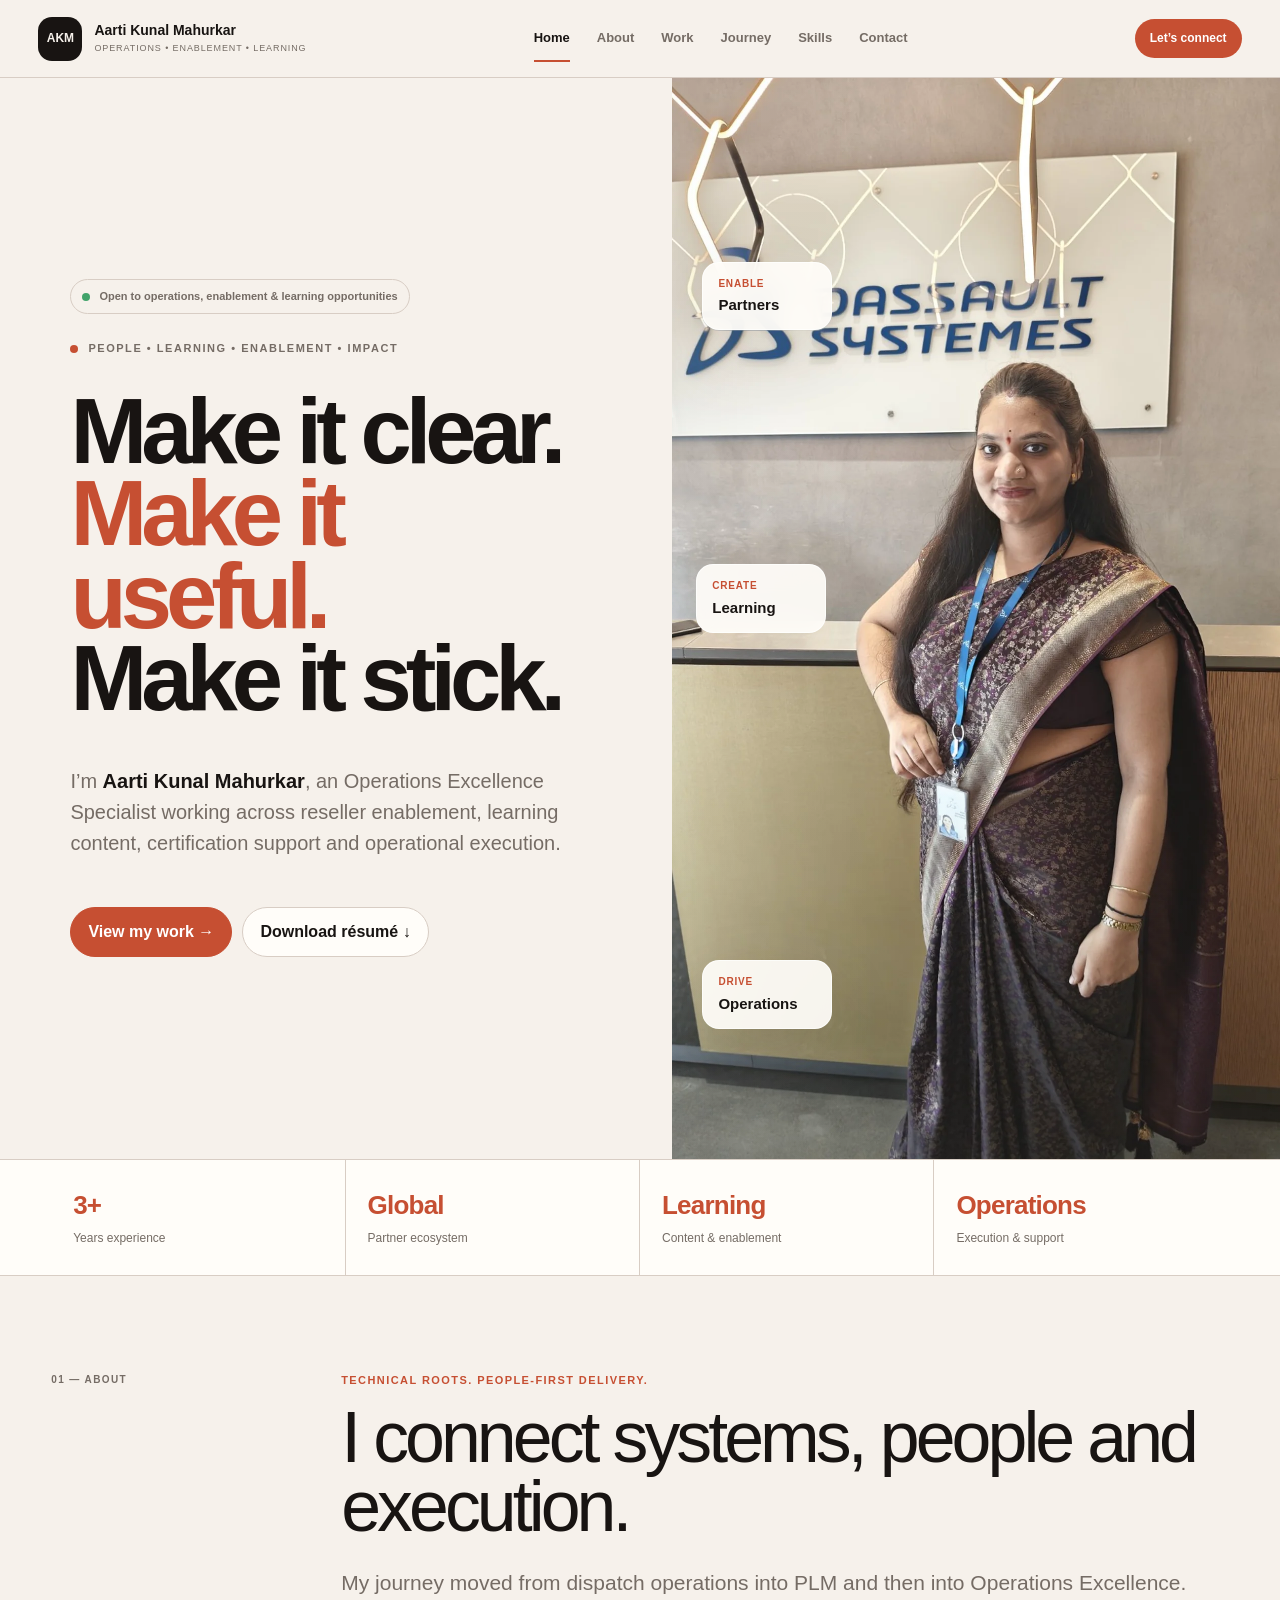
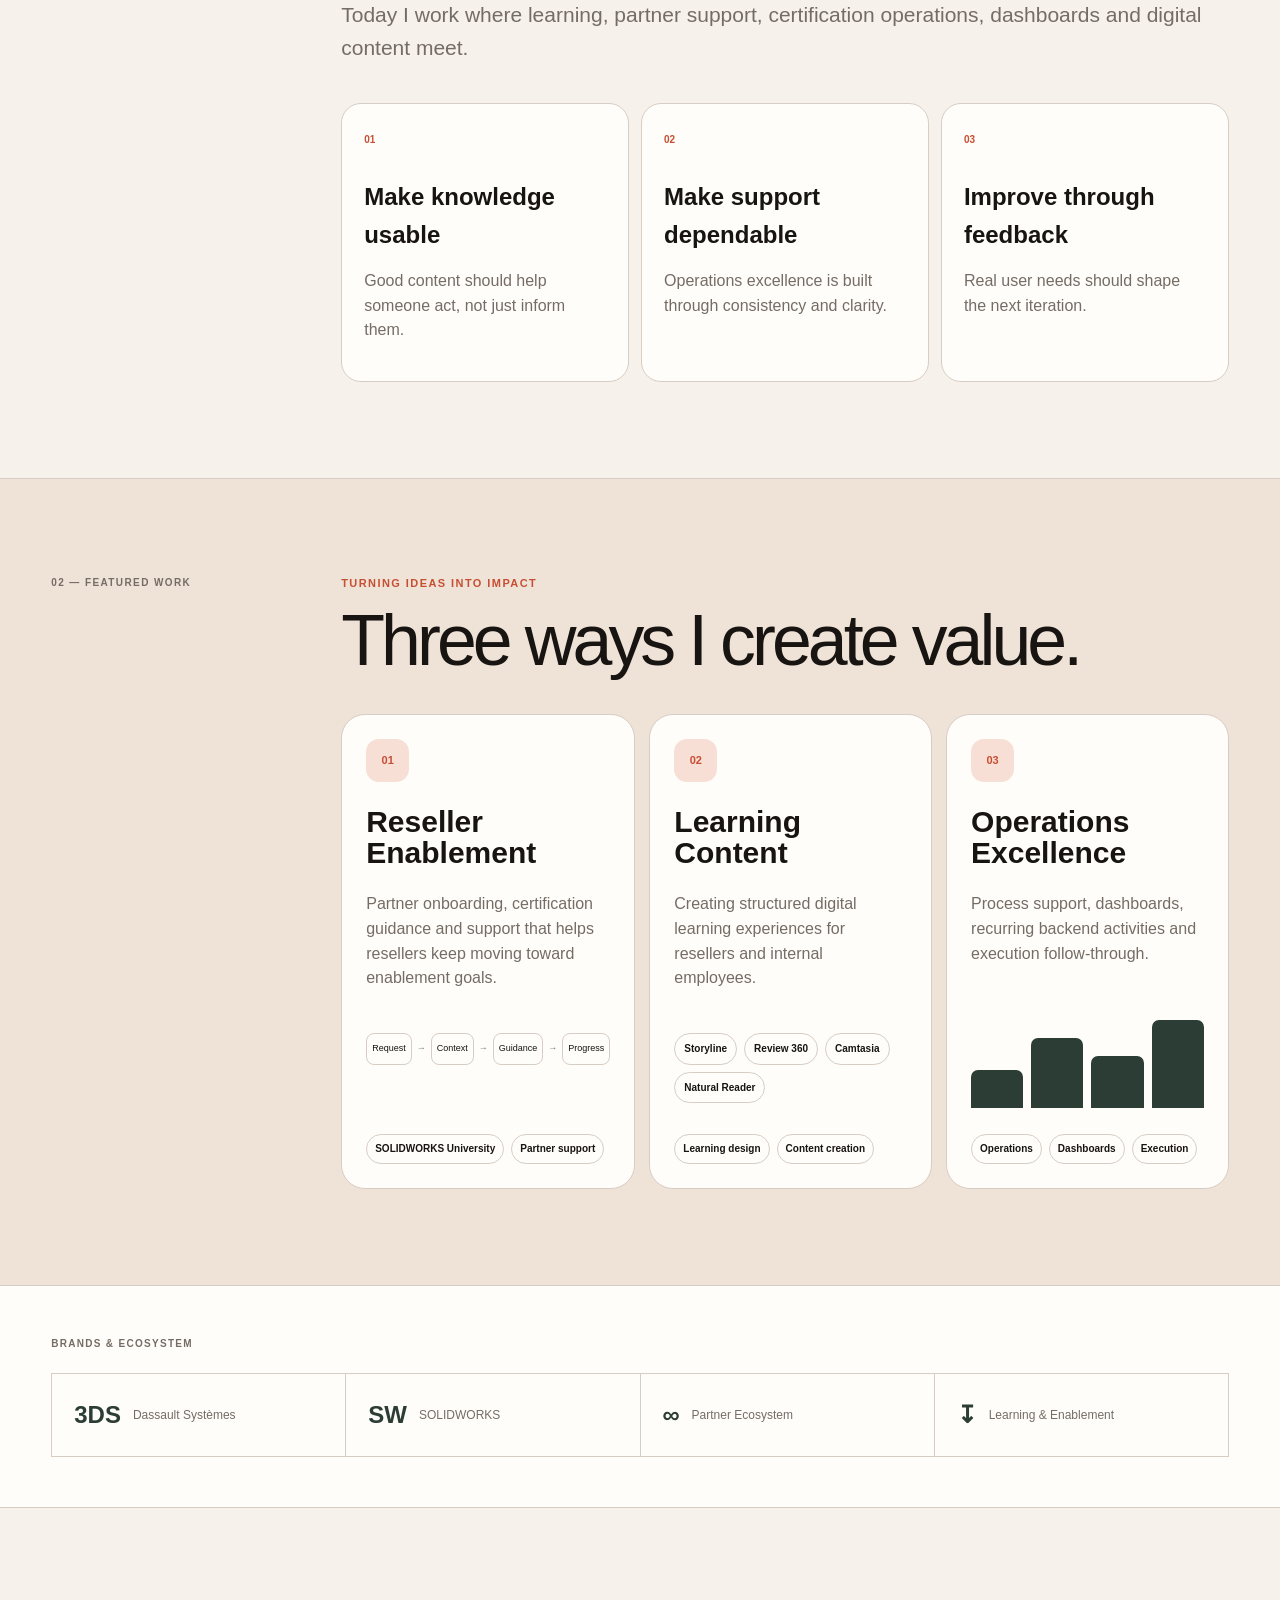
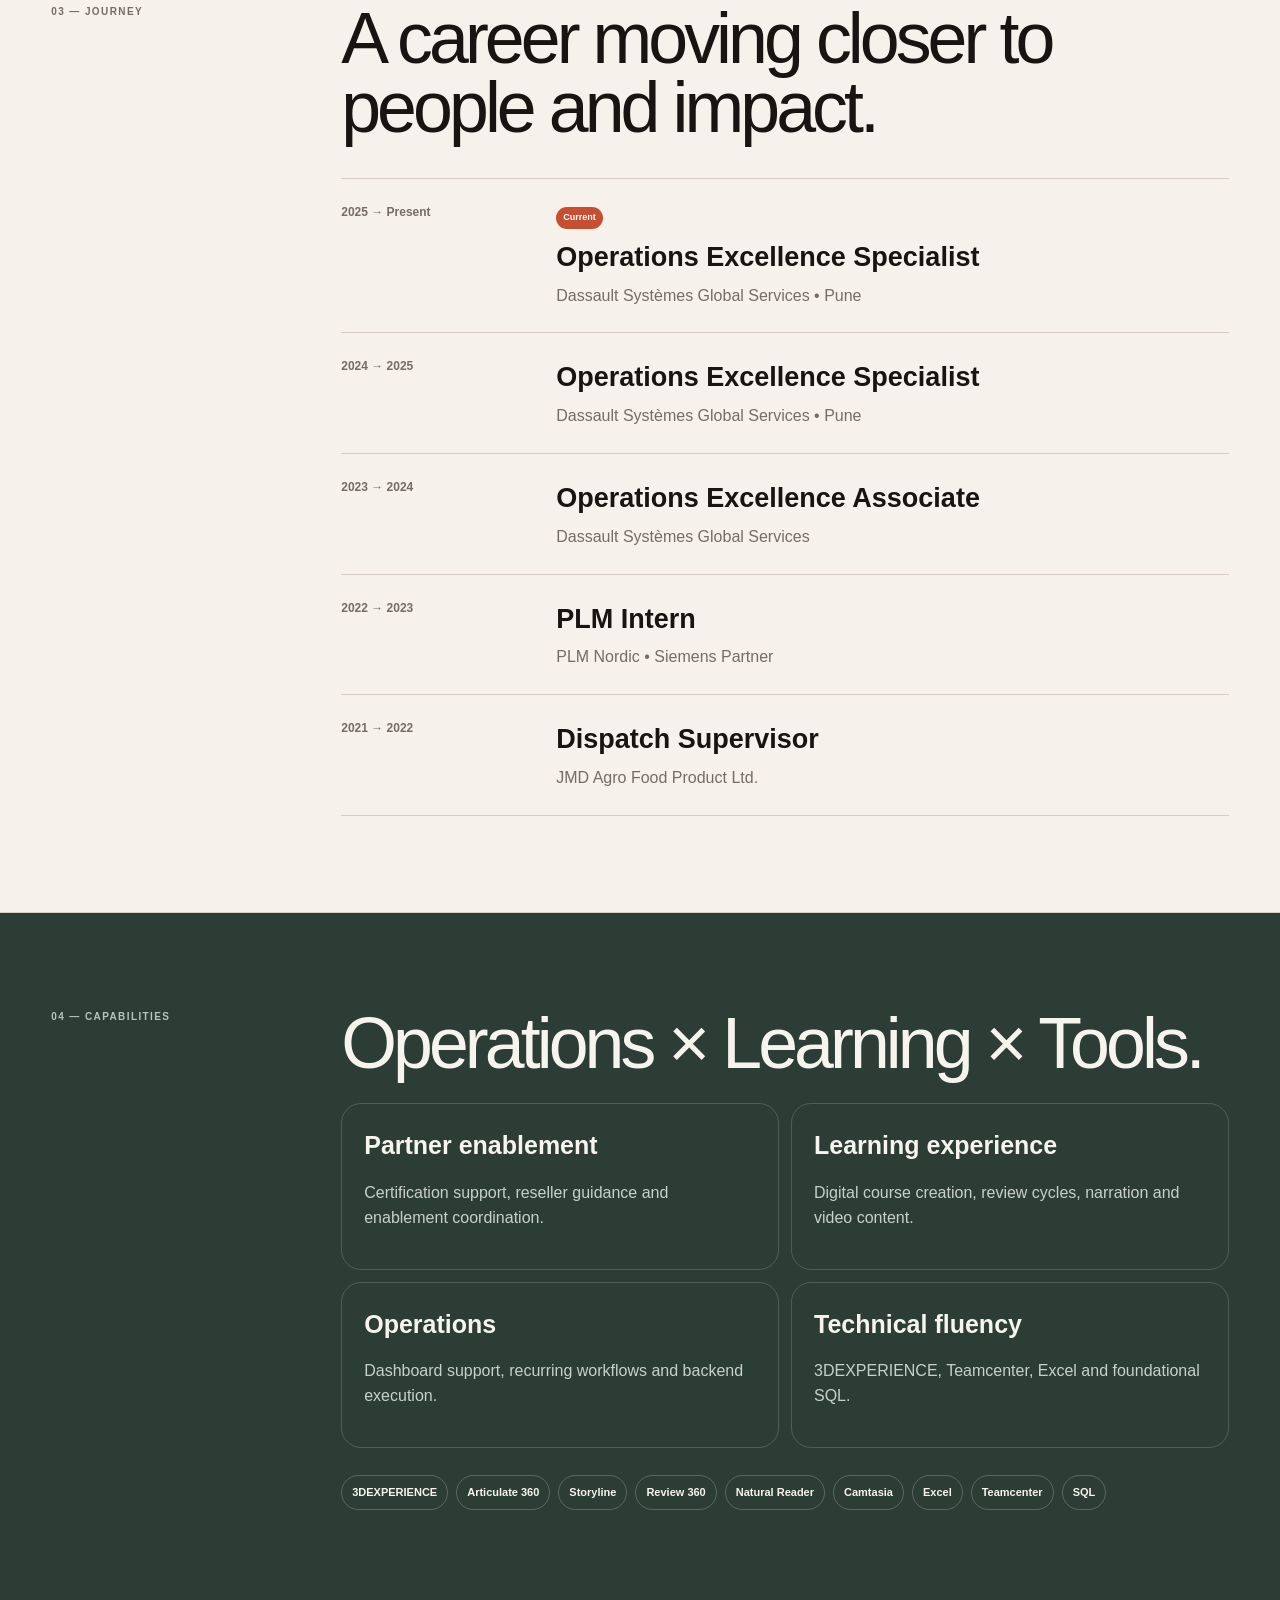
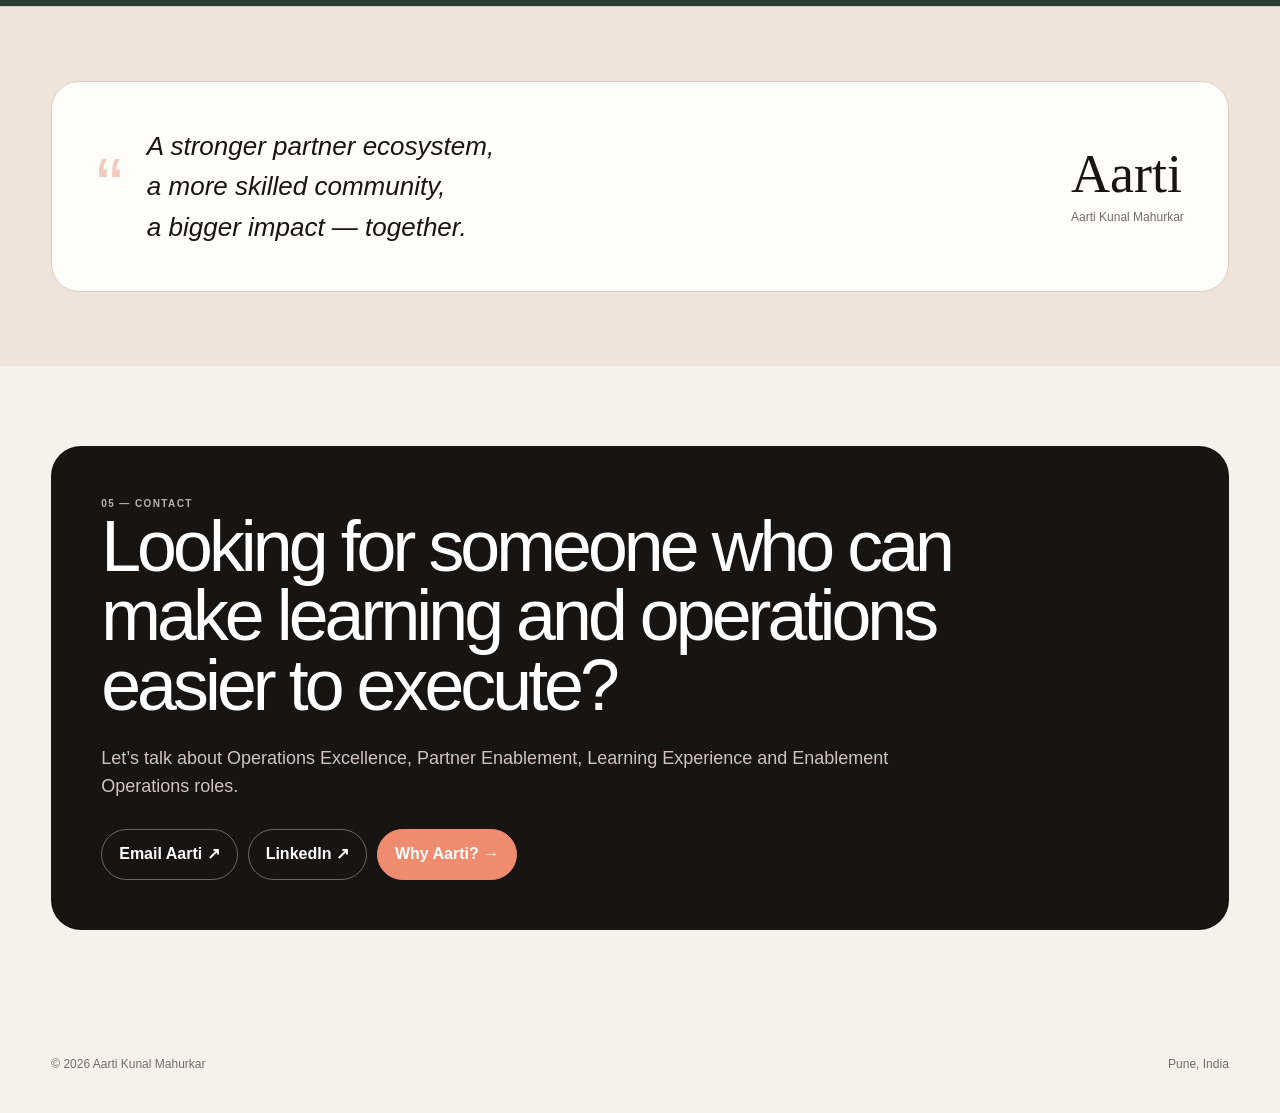
<file: index.html>
<!doctype html>
<html lang="en">
<head>
<meta charset="utf-8">
<meta name="viewport" content="width=device-width,initial-scale=1,viewport-fit=cover">
<meta name="theme-color" content="#f6f1eb">
<meta name="description" content="Aarti Kunal Mahurkar — Operations Excellence, Partner Enablement and Learning Experience.">
<meta name="author" content="Aarti Kunal Mahurkar">
<meta name="robots" content="index,follow">
<meta property="og:type" content="website">
<meta property="og:title" content="Aarti Kunal Mahurkar — Operations Excellence">
<meta property="og:description" content="Make it clear. Make it useful. Make it stick.">
<meta property="og:image" content="https://aartikunalmahurkar.github.io/og-card.png">
<meta property="og:url" content="https://aartikunalmahurkar.github.io/">
<meta name="twitter:card" content="summary_large_image">
<link rel="canonical" href="https://aartikunalmahurkar.github.io/">
<link rel="icon" href="favicon.svg" type="image/svg+xml">
<link rel="preload" as="image" href="aarti-office.webp" type="image/webp">
<title>Aarti Kunal Mahurkar | Operations Excellence</title>
<link rel="stylesheet" href="style.css?v=25">
</head>
<body>
<div id="scrollProgress" class="scroll-progress"></div>

<header class="site-header">
  <a class="brand" href="#top" aria-label="Aarti home">
    <span class="brand-mark">AKM</span>
    <span class="brand-copy"><b>Aarti Kunal Mahurkar</b><small>Operations • Enablement • Learning</small></span>
  </a>

  <nav class="desktop-nav" aria-label="Primary">
    <a href="#top">Home</a>
    <a href="#about">About</a>
    <a href="#work">Work</a>
    <a href="#journey">Journey</a>
    <a href="#skills">Skills</a>
    <a href="#contact">Contact</a>
  </nav>

  <div class="header-actions">
    <a class="header-cta" href="#contact">Let’s connect</a>
    <button id="menuButton" class="menu-button" type="button" aria-expanded="false" aria-controls="mobileDrawer" aria-label="Open navigation">
      <span>Menu</span>
      <i></i><i></i><i></i>
    </button>
  </div>
</header>

<div id="drawerBackdrop" class="drawer-backdrop" aria-hidden="true"></div>
<aside id="mobileDrawer" class="mobile-drawer" aria-hidden="true" aria-label="Mobile navigation">
  <div class="drawer-top">
    <div class="drawer-brand">
      <span class="drawer-mark">AKM</span>
      <div><strong>Aarti Kunal Mahurkar</strong><small>Operations • Enablement • Learning</small></div>
    </div>
    <button id="drawerClose" class="drawer-close" type="button" aria-label="Close navigation">×</button>
  </div>

  <nav class="drawer-links">
    <a href="#top"><span>01</span>Home</a>
    <a href="#about"><span>02</span>About</a>
    <a href="#work"><span>03</span>Work</a>
    <a href="#journey"><span>04</span>Journey</a>
    <a href="#skills"><span>05</span>Skills</a>
    <a href="#contact"><span>06</span>Contact</a>
  </nav>

  <div class="drawer-actions">
    <a href="Aarti_Gaikwad_cv.pdf" target="_blank" rel="noopener">Download résumé ↗</a>
    <a href="why-aarti.html">Why Aarti? →</a>
    <a href="https://www.linkedin.com/in/aartigaikwad110/" target="_blank" rel="noopener">LinkedIn ↗</a>
  </div>

  <blockquote>“People enable progress. That’s what I love to do.”<span>— Aarti Kunal Mahurkar</span></blockquote>
</aside>

<main id="top">
<section class="hero">
  <div class="hero-copy">
    <div class="status"><span></span> Open to operations, enablement & learning opportunities</div>
    <div class="eyebrow"><span></span> PEOPLE • LEARNING • ENABLEMENT • IMPACT</div>
    <h1>Make it clear.<br><em>Make it useful.</em><br>Make it stick.</h1>
    <p class="hero-lead">I’m <strong>Aarti Kunal Mahurkar</strong>, an Operations Excellence Specialist working across reseller enablement, learning content, certification support and operational execution.</p>
    <div class="hero-actions">
      <a class="btn primary" href="#work">View my work →</a>
      <a class="btn" href="Aarti_Gaikwad_cv.pdf" target="_blank" rel="noopener">Download résumé ↓</a>
    </div>
  </div>

  <div class="hero-visual">
    <picture>
      <source media="(max-width:700px)" srcset="aarti-office.webp">
      <img src="aarti-office.webp" alt="Aarti Kunal Mahurkar at Dassault Systèmes office" width="1200" height="2133" fetchpriority="high" decoding="async">
    </picture>
    <div class="hero-gradient"></div>
    <div class="float-card fc1"><span>Enable</span><b>Partners</b></div>
    <div class="float-card fc2"><span>Create</span><b>Learning</b></div>
    <div class="float-card fc3"><span>Drive</span><b>Operations</b></div>
  </div>
</section>

<section class="metrics-strip">
  <div><b data-count="3">3+</b><span>Years experience</span></div>
  <div><b>Global</b><span>Partner ecosystem</span></div>
  <div><b>Learning</b><span>Content & enablement</span></div>
  <div><b>Operations</b><span>Execution & support</span></div>
</section>

<section id="about" class="section">
  <div class="section-shell split">
    <div class="section-label">01 — About</div>
    <div>
      <div class="kicker">Technical roots. People-first delivery.</div>
      <h2>I connect systems, people and execution.</h2>
      <p class="lede">My journey moved from dispatch operations into PLM and then into Operations Excellence. Today I work where learning, partner support, certification operations, dashboards and digital content meet.</p>
      <div class="principle-grid">
        <article><span>01</span><h3>Make knowledge usable</h3><p>Good content should help someone act, not just inform them.</p></article>
        <article><span>02</span><h3>Make support dependable</h3><p>Operations excellence is built through consistency and clarity.</p></article>
        <article><span>03</span><h3>Improve through feedback</h3><p>Real user needs should shape the next iteration.</p></article>
      </div>
    </div>
  </div>
</section>

<section id="work" class="section warm">
  <div class="section-shell split">
    <div class="section-label">02 — Featured work</div>
    <div>
      <div class="kicker">Turning ideas into impact</div>
      <h2>Three ways I create value.</h2>
      <div class="work-grid">
        <article class="work-card">
          <div class="work-icon">01</div>
          <h3>Reseller Enablement</h3>
          <p>Partner onboarding, certification guidance and support that helps resellers keep moving toward enablement goals.</p>
          <div class="work-flow"><span>Request</span><i>→</i><span>Context</span><i>→</i><span>Guidance</span><i>→</i><span>Progress</span></div>
          <div class="tags"><span>SOLIDWORKS University</span><span>Partner support</span></div>
        </article>

        <article class="work-card">
          <div class="work-icon">02</div>
          <h3>Learning Content</h3>
          <p>Creating structured digital learning experiences for resellers and internal employees.</p>
          <div class="tool-stack"><span>Storyline</span><span>Review 360</span><span>Camtasia</span><span>Natural Reader</span></div>
          <div class="tags"><span>Learning design</span><span>Content creation</span></div>
        </article>

        <article class="work-card">
          <div class="work-icon">03</div>
          <h3>Operations Excellence</h3>
          <p>Process support, dashboards, recurring backend activities and execution follow-through.</p>
          <div class="mini-bars"><i></i><i></i><i></i><i></i></div>
          <div class="tags"><span>Operations</span><span>Dashboards</span><span>Execution</span></div>
        </article>
      </div>
    </div>
  </div>
</section>

<section class="ecosystem">
  <div class="section-shell">
    <div class="ecosystem-head"><span>Brands & ecosystem</span></div>
    <div class="ecosystem-grid">
      <div><strong>3DS</strong><span>Dassault Systèmes</span></div>
      <div><strong>SW</strong><span>SOLIDWORKS</span></div>
      <div><strong>∞</strong><span>Partner Ecosystem</span></div>
      <div><strong>↧</strong><span>Learning & Enablement</span></div>
    </div>
  </div>
</section>

<section id="journey" class="section">
  <div class="section-shell split">
    <div class="section-label">03 — Journey</div>
    <div>
      <h2>A career moving closer to people and impact.</h2>
      <div class="timeline">
        <article><div>2025 → Present</div><div><span>Current</span><h3>Operations Excellence Specialist</h3><p>Dassault Systèmes Global Services • Pune</p></div></article>
        <article><div>2024 → 2025</div><div><h3>Operations Excellence Specialist</h3><p>Dassault Systèmes Global Services • Pune</p></div></article>
        <article><div>2023 → 2024</div><div><h3>Operations Excellence Associate</h3><p>Dassault Systèmes Global Services</p></div></article>
        <article><div>2022 → 2023</div><div><h3>PLM Intern</h3><p>PLM Nordic • Siemens Partner</p></div></article>
        <article><div>2021 → 2022</div><div><h3>Dispatch Supervisor</h3><p>JMD Agro Food Product Ltd.</p></div></article>
      </div>
    </div>
  </div>
</section>

<section id="skills" class="section dark">
  <div class="section-shell split">
    <div class="section-label">04 — Capabilities</div>
    <div>
      <h2>Operations × Learning × Tools.</h2>
      <div class="cap-grid">
        <article><h3>Partner enablement</h3><p>Certification support, reseller guidance and enablement coordination.</p></article>
        <article><h3>Learning experience</h3><p>Digital course creation, review cycles, narration and video content.</p></article>
        <article><h3>Operations</h3><p>Dashboard support, recurring workflows and backend execution.</p></article>
        <article><h3>Technical fluency</h3><p>3DEXPERIENCE, Teamcenter, Excel and foundational SQL.</p></article>
      </div>
      <div class="tool-cloud"><span>3DEXPERIENCE</span><span>Articulate 360</span><span>Storyline</span><span>Review 360</span><span>Natural Reader</span><span>Camtasia</span><span>Excel</span><span>Teamcenter</span><span>SQL</span></div>
    </div>
  </div>
</section>

<section class="quote-section">
  <div class="section-shell quote-card">
    <div class="quote-mark">“</div>
    <p>A stronger partner ecosystem,<br>a more skilled community,<br>a bigger impact — together.</p>
    <div class="signature">Aarti<span>Aarti Kunal Mahurkar</span></div>
  </div>
</section>

<section id="contact" class="contact">
  <div class="section-shell contact-card">
    <div class="section-label">05 — Contact</div>
    <h2>Looking for someone who can make learning and operations easier to execute?</h2>
    <p>Let’s talk about Operations Excellence, Partner Enablement, Learning Experience and Enablement Operations roles.</p>
    <div class="hero-actions">
      <a class="btn light" href="mailto:aartigaikwad110@gmail.com">Email Aarti ↗</a>
      <a class="btn light" href="https://www.linkedin.com/in/aartigaikwad110/" target="_blank" rel="noopener">LinkedIn ↗</a>
      <a class="btn accent" href="why-aarti.html">Why Aarti? →</a>
    </div>
  </div>
</section>
</main>

<footer><span>© <span id="year"></span> Aarti Kunal Mahurkar</span><span>Pune, India</span></footer>

<script src="script.js?v=25"></script>
<script src="motion.js?v=25"></script>
</body>
</html>
</file>
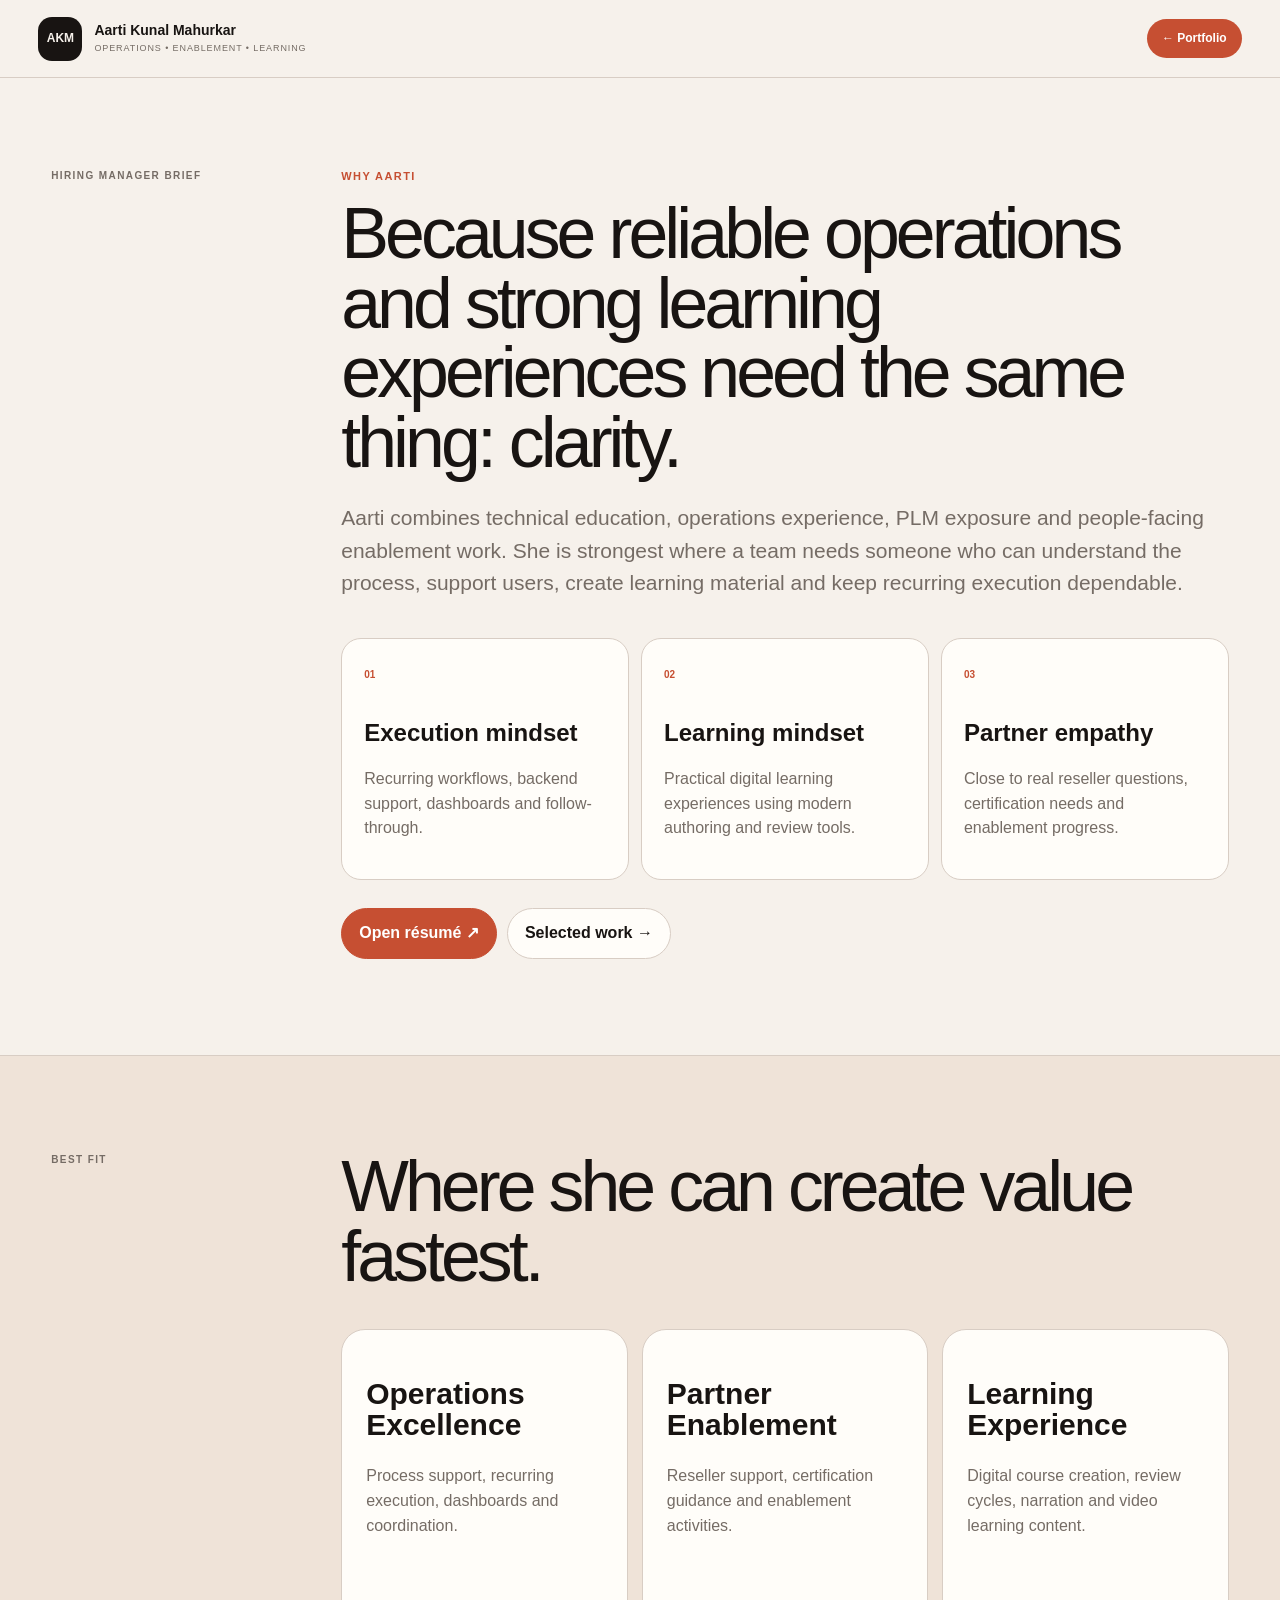
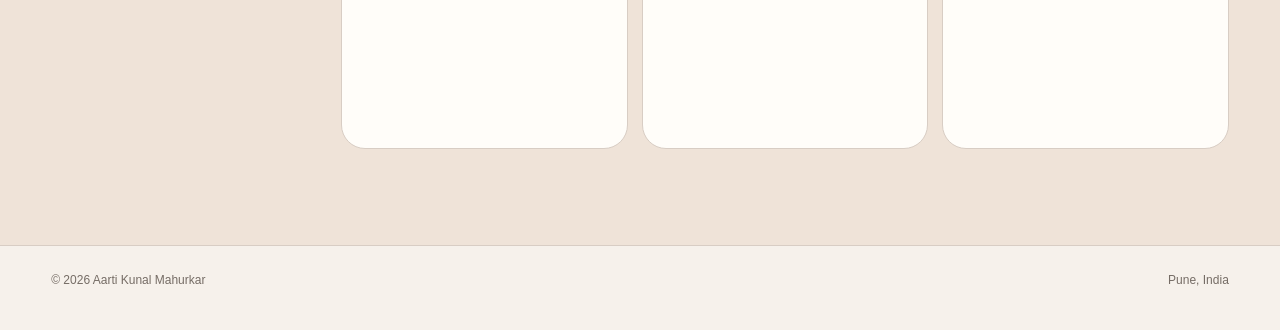
<file: why-aarti.html>
<!doctype html><html lang="en"><head><meta charset="utf-8"><meta name="viewport" content="width=device-width,initial-scale=1"><title>Why Aarti? — Aarti Kunal Mahurkar</title><link rel="stylesheet" href="style.css?v=24"><link rel="icon" href="favicon.svg"></head><body>
<header class="site-header"><a class="brand" href="index.html"><span class="brand-mark">AKM</span><span class="brand-copy"><b>Aarti Kunal Mahurkar</b><small>Operations • Enablement • Learning</small></span></a><a class="header-cta" href="index.html">← Portfolio</a></header>
<main><section class="section" style="padding-top:90px"><div class="section-shell split"><div class="section-label">Hiring manager brief</div><div><div class="kicker">Why Aarti</div><h2>Because reliable operations and strong learning experiences need the same thing: clarity.</h2><p class="lede">Aarti combines technical education, operations experience, PLM exposure and people-facing enablement work. She is strongest where a team needs someone who can understand the process, support users, create learning material and keep recurring execution dependable.</p><div class="principle-grid"><article><span>01</span><h3>Execution mindset</h3><p>Recurring workflows, backend support, dashboards and follow-through.</p></article><article><span>02</span><h3>Learning mindset</h3><p>Practical digital learning experiences using modern authoring and review tools.</p></article><article><span>03</span><h3>Partner empathy</h3><p>Close to real reseller questions, certification needs and enablement progress.</p></article></div><div class="hero-actions"><a class="btn primary" href="Aarti_Gaikwad_cv.pdf" target="_blank">Open résumé ↗</a><a class="btn" href="index.html#work">Selected work →</a></div></div></div></section>
<section class="section warm"><div class="section-shell split"><div class="section-label">Best fit</div><div><h2>Where she can create value fastest.</h2><div class="work-grid"><article class="work-card"><h3>Operations Excellence</h3><p>Process support, recurring execution, dashboards and coordination.</p></article><article class="work-card"><h3>Partner Enablement</h3><p>Reseller support, certification guidance and enablement activities.</p></article><article class="work-card"><h3>Learning Experience</h3><p>Digital course creation, review cycles, narration and video learning content.</p></article></div></div></div></section></main>
<footer><span>© 2026 Aarti Kunal Mahurkar</span><span>Pune, India</span></footer><script src="motion.js?v=24"></script></body></html>
</file>
<file: style.css>
:root{--bg:#f6f1eb;--paper:#fffdf9;--ink:#181412;--muted:#756c65;--line:#d8cdc4;--accent:#c64f32;--accent2:#2c3d36;--warm:#efe3d8;--shadow:0 24px 70px rgba(55,35,24,.12)}
*{box-sizing:border-box}html{scroll-behavior:smooth;scroll-padding-top:82px}body{margin:0;background:var(--bg);color:var(--ink);font:16px/1.55 Inter,ui-sans-serif,-apple-system,BlinkMacSystemFont,"Segoe UI",Arial,sans-serif;-webkit-font-smoothing:antialiased;overflow-x:hidden}body.drawer-open{overflow:hidden}a{text-decoration:none;color:inherit}button{font:inherit;color:inherit}.section-shell{width:min(1240px,92vw);margin:auto}.scroll-progress{position:fixed;left:0;top:0;width:100%;height:3px;background:linear-gradient(90deg,var(--accent),#f4a28b,var(--accent2));transform-origin:left;transform:scaleX(0);z-index:400}
.site-header{position:sticky;top:0;z-index:200;height:78px;padding:0 3vw;display:flex;align-items:center;justify-content:space-between;gap:24px;background:rgba(246,241,235,.92);backdrop-filter:blur(16px);border-bottom:1px solid var(--line)}.brand{display:flex;align-items:center;gap:12px}.brand-mark{width:44px;height:44px;border-radius:14px;background:var(--ink);color:var(--bg);display:grid;place-items:center;font-size:12px;font-weight:900}.brand-copy{display:grid;line-height:1.14}.brand-copy b{font-size:14px}.brand-copy small{font-size:9px;color:var(--muted);letter-spacing:.1em;text-transform:uppercase;margin-top:4px}.desktop-nav{display:flex;gap:27px}.desktop-nav a{font-size:13px;color:var(--muted);font-weight:750;position:relative}.desktop-nav a:after{content:"";position:absolute;left:0;right:0;bottom:-13px;height:2px;background:var(--accent);transform:scaleX(0);transform-origin:left;transition:.2s}.desktop-nav a:hover:after,.desktop-nav a.active:after{transform:scaleX(1)}.desktop-nav a:hover,.desktop-nav a.active{color:var(--ink)}.header-actions{display:flex;align-items:center;gap:9px}.header-cta{background:var(--accent);color:#fff;border-radius:999px;padding:10px 15px;font-weight:800;font-size:12px}.menu-button{display:none}
.drawer-backdrop{position:fixed;inset:0;z-index:250;background:rgba(21,17,14,.54);opacity:0;visibility:hidden;pointer-events:none;transition:opacity .25s ease,visibility .25s ease}.drawer-backdrop.open{opacity:1;visibility:visible;pointer-events:auto}.mobile-drawer{position:fixed;top:0;right:0;bottom:0;z-index:300;width:min(390px,90vw);background:#181715;color:#fff;padding:22px 22px max(24px,env(safe-area-inset-bottom));transform:translateX(104%);visibility:hidden;pointer-events:none;transition:transform .32s cubic-bezier(.22,.82,.2,1),visibility .32s ease;box-shadow:-24px 0 80px rgba(0,0,0,.25);overflow:auto}.mobile-drawer.open{transform:translateX(0);visibility:visible;pointer-events:auto}.drawer-top{display:flex;align-items:center;justify-content:space-between;gap:16px;padding-bottom:20px;border-bottom:1px solid rgba(255,255,255,.16)}.drawer-brand{display:flex;align-items:center;gap:11px}.drawer-mark{width:52px;height:52px;border:1px solid rgba(255,255,255,.5);border-radius:16px;display:grid;place-items:center;font-weight:900}.drawer-brand div{display:grid}.drawer-brand small{font-size:9px;color:#c8c0ba;text-transform:uppercase;letter-spacing:.08em;margin-top:4px}.drawer-close{width:42px;height:42px;border:0;background:transparent;color:#fff;font-size:32px;cursor:pointer}.drawer-links{display:grid;margin-top:18px}.drawer-links a{display:grid;grid-template-columns:34px 1fr;align-items:center;min-height:58px;border-bottom:1px solid rgba(255,255,255,.1);font-size:17px;font-weight:750}.drawer-links a span{font-size:9px;color:#f08a6f;font-weight:900}.drawer-actions{display:grid;gap:8px;padding:20px 0;border-bottom:1px solid rgba(255,255,255,.16)}.drawer-actions a{padding:11px 0;font-weight:700;color:#f6f0eb}.mobile-drawer blockquote{margin:22px 0 0;background:#2a2521;border-radius:18px;padding:20px;font-size:18px;font-style:italic}.mobile-drawer blockquote span{display:block;font-size:11px;color:#c8c0ba;margin-top:9px;font-style:normal}
.hero{min-height:calc(100vh - 78px);display:grid;grid-template-columns:1.05fr .95fr;border-bottom:1px solid var(--line)}.hero-copy{padding:clamp(58px,7vw,110px) clamp(24px,5.5vw,92px);display:flex;flex-direction:column;justify-content:center}.status{display:inline-flex;align-items:center;gap:9px;width:max-content;border:1px solid var(--line);border-radius:999px;padding:8px 11px;font-size:11px;color:var(--muted);font-weight:750}.status span,.eyebrow span{width:8px;height:8px;border-radius:50%;background:#42a36a}.eyebrow{display:flex;align-items:center;gap:10px;margin-top:26px;font-size:11px;font-weight:850;letter-spacing:.14em;color:var(--muted)}.eyebrow span{background:var(--accent)}h1{font-size:clamp(62px,7.2vw,112px);line-height:.89;letter-spacing:-.065em;font-weight:550;margin:34px 0 26px}h1 em,h2 em{font-style:normal;color:var(--accent)}.hero-lead{font-size:20px;max-width:770px;color:var(--muted)}.hero-lead strong{color:var(--ink)}.hero-actions{display:flex;gap:10px;flex-wrap:wrap;margin-top:28px}.btn{display:inline-flex;align-items:center;justify-content:center;border:1px solid var(--line);background:var(--paper);border-radius:999px;padding:12px 17px;min-height:46px;font-weight:800;transition:.2s}.btn:hover{transform:translateY(-2px)}.btn.primary{background:var(--accent);color:#fff;border-color:var(--accent)}.btn.accent{background:#ef8b6e;color:#fff;border-color:#ef8b6e}.btn.light{background:transparent;color:#fff;border-color:rgba(255,255,255,.35)}
.hero-visual{position:relative;overflow:hidden;min-height:680px;background:#d7c4b6}.hero-visual picture,.hero-visual img{width:100%;height:100%;display:block}.hero-visual img{object-fit:cover;object-position:center 28%}.hero-gradient{position:absolute;inset:0;background:linear-gradient(90deg,rgba(246,241,235,.05),transparent 35%),linear-gradient(180deg,transparent 65%,rgba(33,22,16,.18));pointer-events:none}.float-card{position:absolute;background:rgba(255,253,249,.93);backdrop-filter:blur(12px);border:1px solid rgba(255,255,255,.65);border-radius:17px;padding:13px 15px;box-shadow:var(--shadow);display:grid;gap:2px;min-width:130px}.float-card span{font-size:10px;color:var(--accent);font-weight:900;text-transform:uppercase;letter-spacing:.08em}.float-card b{font-size:15px}.fc1{left:5%;top:17%}.fc2{left:4%;top:45%}.fc3{left:5%;bottom:12%}
.metrics-strip{display:grid;grid-template-columns:repeat(4,1fr);border-bottom:1px solid var(--line);background:var(--paper);padding:0 4vw}.metrics-strip>div{padding:25px 22px;border-right:1px solid var(--line)}.metrics-strip>div:last-child{border-right:0}.metrics-strip b{display:block;font-size:26px;color:var(--accent);letter-spacing:-.03em}.metrics-strip span{font-size:12px;color:var(--muted)}
.section{padding:96px 0;border-bottom:1px solid var(--line)}.split{display:grid;grid-template-columns:220px minmax(0,1fr);gap:70px}.section-label{font-size:10px;letter-spacing:.14em;text-transform:uppercase;font-weight:900;color:var(--muted)}.kicker{font-size:11px;letter-spacing:.13em;text-transform:uppercase;font-weight:900;color:var(--accent);margin-bottom:14px}h2{font-size:clamp(44px,5.6vw,76px);line-height:.97;letter-spacing:-.055em;font-weight:520;margin:0 0 25px}.lede{font-size:21px;color:var(--muted);max-width:900px}.principle-grid{display:grid;grid-template-columns:repeat(3,1fr);gap:12px;margin-top:38px}.principle-grid article{background:var(--paper);border:1px solid var(--line);border-radius:20px;padding:22px}.principle-grid span{font-size:10px;color:var(--accent);font-weight:900}.principle-grid h3{font-size:24px;margin:28px 0 8px}.principle-grid p{color:var(--muted)}.warm{background:var(--warm)}.work-grid{display:grid;grid-template-columns:repeat(3,1fr);gap:14px;margin-top:38px}.work-card{background:var(--paper);border:1px solid var(--line);border-radius:24px;padding:24px;min-height:420px;display:flex;flex-direction:column;transition:.25s}.work-card:hover{transform:translateY(-5px);box-shadow:var(--shadow)}.work-icon{width:43px;height:43px;border-radius:13px;background:#f8dfd6;color:var(--accent);display:grid;place-items:center;font-size:11px;font-weight:900}.work-card h3{font-size:30px;line-height:1.04;margin:24px 0 8px}.work-card p{color:var(--muted)}.work-flow{display:grid;grid-template-columns:1fr auto 1fr auto 1fr auto 1fr;align-items:center;gap:5px;margin:26px 0;font-size:9px}.work-flow span{padding:8px 5px;border:1px solid var(--line);border-radius:8px;text-align:center}.work-flow i{font-style:normal;color:var(--muted)}.tool-stack{display:flex;flex-wrap:wrap;gap:7px;margin:26px 0}.tool-stack span{border:1px solid var(--line);border-radius:999px;padding:7px 9px;font-size:10px;font-weight:800}.mini-bars{display:flex;align-items:end;gap:8px;height:100px;margin:26px 0}.mini-bars i{flex:1;background:var(--accent2);border-radius:7px 7px 0 0}.mini-bars i:nth-child(1){height:38%}.mini-bars i:nth-child(2){height:70%}.mini-bars i:nth-child(3){height:52%}.mini-bars i:nth-child(4){height:88%}.tags{display:flex;gap:7px;flex-wrap:wrap;margin-top:auto}.tags span{font-size:10px;border:1px solid var(--line);border-radius:999px;padding:6px 8px;font-weight:800}
.ecosystem{padding:50px 0;border-bottom:1px solid var(--line);background:var(--paper)}.ecosystem-head{font-size:10px;color:var(--muted);letter-spacing:.13em;text-transform:uppercase;font-weight:900;margin-bottom:22px}.ecosystem-grid{display:grid;grid-template-columns:repeat(4,1fr);gap:1px;background:var(--line);border:1px solid var(--line)}.ecosystem-grid>div{background:var(--paper);padding:22px;display:flex;align-items:center;gap:12px}.ecosystem-grid strong{font-size:24px;color:var(--accent2)}.ecosystem-grid span{font-size:12px;color:var(--muted)}
.timeline{margin-top:35px}.timeline article{display:grid;grid-template-columns:180px 1fr;gap:35px;padding:24px 0;border-top:1px solid var(--line)}.timeline article:last-child{border-bottom:1px solid var(--line)}.timeline article>div:first-child{font-size:12px;font-weight:850;color:var(--muted)}.timeline h3{font-size:27px;margin:0 0 5px}.timeline p{margin:0;color:var(--muted)}.timeline article span{display:inline-flex;background:var(--accent);color:#fff;border-radius:999px;padding:4px 7px;font-size:9px;font-weight:900;margin-bottom:8px}.dark{background:var(--accent2);color:#f7f3ed}.dark .section-label{color:#b8c3bf}.cap-grid{display:grid;grid-template-columns:repeat(2,1fr);gap:12px}.cap-grid article{border:1px solid rgba(255,255,255,.17);border-radius:20px;padding:22px}.cap-grid h3{font-size:25px;margin:0 0 8px}.cap-grid p{color:#c8d0cd}.tool-cloud{display:flex;gap:8px;flex-wrap:wrap;margin-top:27px}.tool-cloud span{border:1px solid rgba(255,255,255,.22);border-radius:999px;padding:8px 10px;font-size:11px;font-weight:800}.quote-section{padding:74px 0;background:#f0e4da}.quote-card{background:var(--paper);border:1px solid var(--line);border-radius:28px;padding:44px;display:grid;grid-template-columns:auto 1fr auto;align-items:center;gap:24px}.quote-mark{font-size:80px;color:#f0cbbd;line-height:1}.quote-card p{font-size:26px;font-style:italic;margin:0}.signature{font:54px/1 "Segoe Script",cursive}.signature span{display:block;font:12px/1.4 Inter,sans-serif;color:var(--muted);text-align:center;margin-top:8px}.contact{padding:80px 0 100px}.contact-card{background:var(--ink);color:#fff;border-radius:30px;padding:50px}.contact-card .section-label{color:#baaFA8}.contact-card h2{max-width:980px}.contact-card>p{font-size:18px;color:#cfc4bd;max-width:850px}footer{padding:25px 4vw 40px;display:flex;justify-content:space-between;color:var(--muted);font-size:12px}
.reveal{opacity:0;transform:translateY(20px);transition:opacity .65s ease,transform .65s ease}.reveal.visible{opacity:1;transform:none}
@media(max-width:980px){.desktop-nav,.header-cta{display:none}.menu-button{display:flex;align-items:center;gap:9px;border:1px solid var(--line);background:var(--paper);border-radius:999px;padding:10px 12px;cursor:pointer}.menu-button span{font-size:11px;font-weight:850}.menu-button i{display:none}.hero{grid-template-columns:1fr}.hero-copy{padding:55px 5vw}.hero-visual{min-height:650px}.split{grid-template-columns:1fr;gap:26px}.principle-grid,.work-grid{grid-template-columns:1fr}.ecosystem-grid{grid-template-columns:repeat(2,1fr)}.timeline article{grid-template-columns:140px 1fr}.cap-grid{grid-template-columns:1fr}.quote-card{grid-template-columns:auto 1fr}.signature{grid-column:2}}
@media(max-width:650px){html{scroll-padding-top:68px}.site-header{height:68px;padding:0 12px}.brand-copy small{display:none}.menu-button span{display:none}.menu-button{width:48px;height:48px;padding:0;display:flex;flex-direction:column;justify-content:center;align-items:center;gap:4px}.menu-button i{display:block;width:19px;height:2px;background:var(--ink);border-radius:99px}.hero{min-height:0}.hero-copy{padding:44px 15px 38px}.status{font-size:9px;white-space:normal}.eyebrow{font-size:9px;letter-spacing:.1em}h1{font-size:clamp(52px,16.5vw,72px);margin:28px 0 24px}.hero-lead{font-size:17px}.hero-actions{display:grid;grid-template-columns:1fr}.hero-actions .btn{width:100%}.hero-visual{min-height:560px}.hero-visual img{object-position:center 20%}.float-card{min-width:115px;padding:10px 12px}.fc1{left:10px;top:10%}.fc2{left:10px;top:48%}.fc3{left:10px;bottom:9%}.metrics-strip{grid-template-columns:1fr 1fr;padding:0}.metrics-strip>div{padding:18px;border-bottom:1px solid var(--line)}.metrics-strip>div:nth-child(2n){border-right:0}.section{padding:68px 12px}.section-shell{width:100%}h2{font-size:clamp(40px,12vw,56px)}.lede{font-size:17px}.principle-grid,.work-grid{margin-top:28px}.work-card{min-height:0}.work-flow{font-size:8px}.ecosystem{padding:42px 12px}.ecosystem-grid{grid-template-columns:1fr 1fr}.ecosystem-grid>div{padding:16px}.timeline article{grid-template-columns:1fr;gap:6px}.quote-section{padding:55px 12px}.quote-card{grid-template-columns:1fr;padding:27px}.quote-mark{font-size:55px}.quote-card p{font-size:21px}.signature{grid-column:1;font-size:43px;text-align:right}.contact{padding:55px 12px 80px}.contact-card{padding:30px 20px;border-radius:24px}footer{padding:22px 14px 35px}.mobile-drawer{width:min(360px,92vw)}}
@media(prefers-reduced-motion:reduce){*{scroll-behavior:auto!important;transition:none!important;animation:none!important}.reveal{opacity:1!important;transform:none!important}.scroll-progress{display:none}}


/* =========================================================
   Mobile hero correction v25
   Keep the portrait professional and keep overlays off the face.
   ========================================================= */
@media(max-width:650px){
  .hero{
    display:flex!important;
    flex-direction:column!important;
  }

  .hero-copy{
    order:1;
  }

  .hero-visual{
    order:2;
    min-height:0!important;
    height:480px!important;
    margin:0 12px 18px;
    border-radius:24px;
    overflow:hidden;
    background:#d8c6b9;
    box-shadow:0 20px 55px rgba(55,35,24,.13);
  }

  .hero-visual picture,
  .hero-visual img{
    width:100%;
    height:100%;
  }

  .hero-visual img{
    object-fit:cover!important;
    object-position:58% 32%!important;
    transform:none!important;
  }

  .hero-gradient{
    background:
      linear-gradient(180deg,transparent 58%,rgba(24,20,18,.26) 100%)!important;
  }

  /* Replace the large floating cards with compact bottom chips */
  .float-card{
    top:auto!important;
    bottom:14px!important;
    min-width:0!important;
    width:auto!important;
    padding:8px 10px!important;
    border-radius:999px!important;
    display:flex!important;
    align-items:center;
    gap:5px;
    background:rgba(255,253,249,.94)!important;
    box-shadow:0 8px 22px rgba(32,20,14,.14)!important;
    backdrop-filter:blur(8px);
  }

  .float-card span{
    font-size:8px!important;
    letter-spacing:.06em!important;
  }

  .float-card b{
    font-size:10px!important;
    white-space:nowrap;
  }

  .fc1{left:12px!important}
  .fc2{left:50%!important;transform:translateX(-50%)!important}
  .fc3{left:auto!important;right:12px!important}

  /* avoid cards competing with her face on very narrow screens */
  @media(max-width:390px){
    .float-card{padding:7px 8px!important}
    .float-card span{display:none}
    .float-card b{font-size:9px!important}
  }
}

/* slightly taller, better-framed image on small tablets */
@media(min-width:651px) and (max-width:980px){
  .hero-visual{
    min-height:560px!important;
  }
  .hero-visual img{
    object-position:58% 30%!important;
  }
}
</file>
